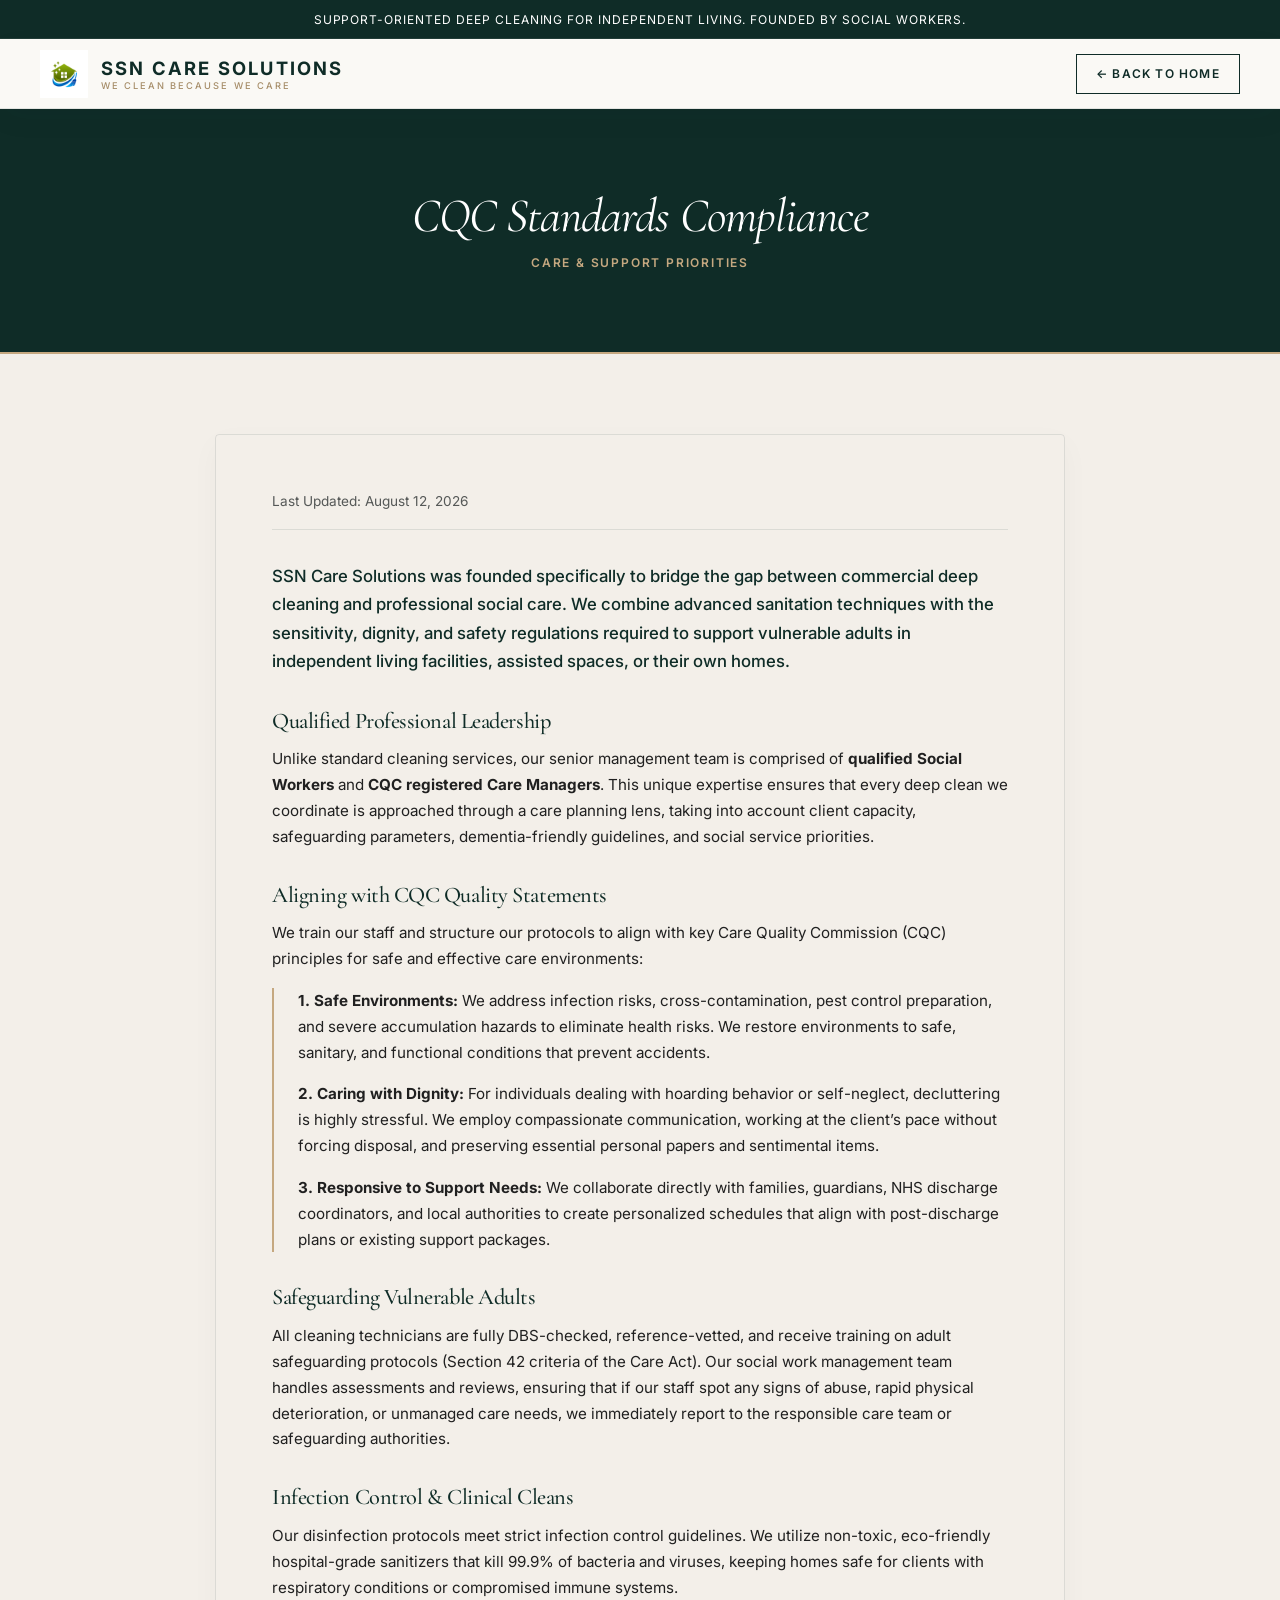
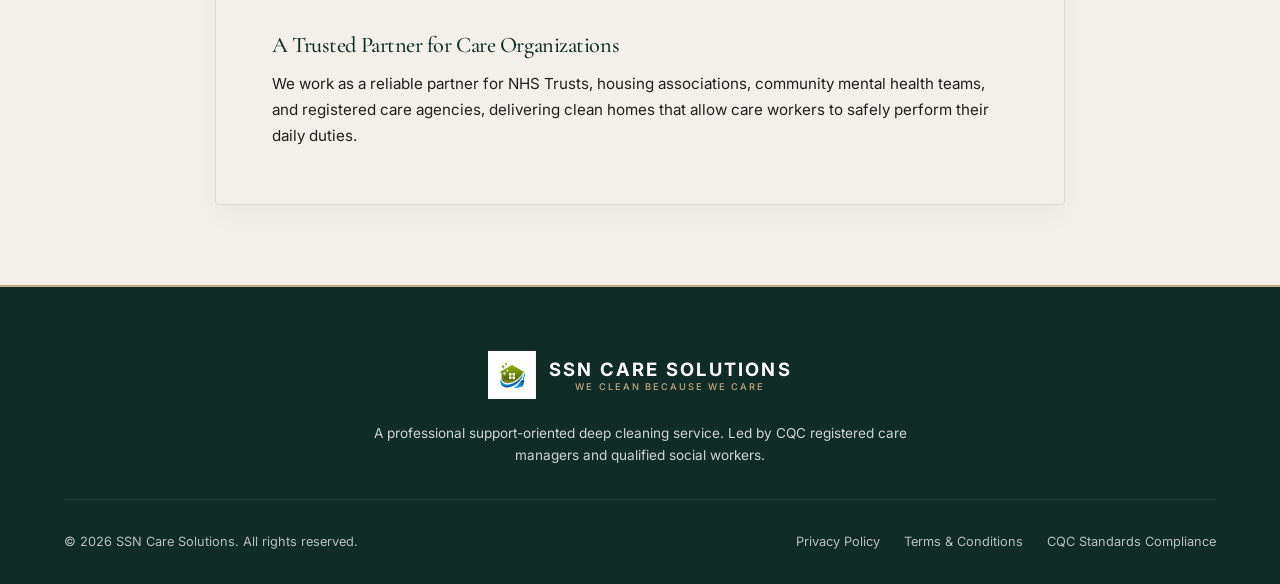
<file: compliance.html>
<!DOCTYPE html>
<html lang="en">
<head>
  <meta charset="UTF-8">
  <meta name="viewport" content="width=device-width, initial-scale=1.0">
  <title>CQC Standards Compliance | SSN Care Solutions</title>
  <link rel="icon" type="image/png" href="images/logo.png">
  <link rel="stylesheet" href="styles.css">
</head>
<body style="background-color: var(--bg-secondary); min-height: 100vh; display: flex; flex-direction: column;">

  <!-- Announcement Bar -->
  <div class="announcement-bar">
    SUPPORT-ORIENTED DEEP CLEANING FOR INDEPENDENT LIVING. FOUNDED BY SOCIAL WORKERS.
  </div>

  <!-- Header -->
  <header class="scrolled" style="position: static; padding: 1.5rem 0; border-bottom: 1px solid var(--border);">
    <div class="container" style="display: flex; justify-content: space-between; align-items: center; width: 100%;">
      <a href="index.html" class="logo">
        <img src="images/logo.png" alt="SSN Care Solutions Logo">
        <div class="logo-text">
          SSN CARE SOLUTIONS
          <span class="tag">WE CLEAN BECAUSE WE CARE</span>
        </div>
      </a>
      <a href="index.html" class="btn btn-secondary" style="padding: 0.6rem 1.2rem; font-size: 0.75rem;">&larr; Back to Home</a>
    </div>
  </header>

  <!-- Title Banner -->
  <section style="background-color: var(--primary); padding: 5rem 0; text-align: center; border-bottom: 2px solid var(--accent);">
    <div class="container">
      <h1 style="color: var(--text-white); font-family: var(--font-serif); font-size: clamp(2rem, 4vw, 3rem); font-weight: 400; margin-bottom: 0.5rem; font-style: italic;">CQC Standards Compliance</h1>
      <p style="color: var(--accent); text-transform: uppercase; font-size: 0.75rem; letter-spacing: 0.15em; font-weight: 600; margin-bottom: 0;">Care & Support Priorities</p>
    </div>
  </section>

  <!-- Compliance Body Content -->
  <section style="padding: 5rem 0; flex: 1;">
    <div class="container" style="max-width: 850px; background-color: var(--bg-white); padding: 3.5rem; border: 1px solid var(--border); border-radius: 4px; box-shadow: 0 10px 30px rgba(15, 44, 39, 0.03);">
      <p style="font-size: 0.85rem; color: var(--text-muted); margin-bottom: 2rem; border-bottom: 1px solid var(--border); padding-bottom: 1rem;">Last Updated: August 12, 2026</p>
      
      <div class="legal-content" style="color: var(--text-main); font-size: 0.95rem; line-height: 1.7; display: flex; flex-direction: column; gap: 2rem;">
        
        <p style="font-size: 1.05rem; color: var(--primary); font-weight: 500;">SSN Care Solutions was founded specifically to bridge the gap between commercial deep cleaning and professional social care. We combine advanced sanitation techniques with the sensitivity, dignity, and safety regulations required to support vulnerable adults in independent living facilities, assisted spaces, or their own homes.</p>

        <div>
          <h2 style="font-family: var(--font-serif); font-size: 1.4rem; color: var(--primary); margin-bottom: 0.8rem; font-weight: 500;">Qualified Professional Leadership</h2>
          <p>Unlike standard cleaning services, our senior management team is comprised of <strong>qualified Social Workers</strong> and <strong>CQC registered Care Managers</strong>. This unique expertise ensures that every deep clean we coordinate is approached through a care planning lens, taking into account client capacity, safeguarding parameters, dementia-friendly guidelines, and social service priorities.</p>
        </div>

        <div>
          <h2 style="font-family: var(--font-serif); font-size: 1.4rem; color: var(--primary); margin-bottom: 0.8rem; font-weight: 500;">Aligning with CQC Quality Statements</h2>
          <p>We train our staff and structure our protocols to align with key Care Quality Commission (CQC) principles for safe and effective care environments:</p>
          
          <div style="margin-top: 1rem; display: flex; flex-direction: column; gap: 1rem; border-left: 2px solid var(--accent); padding-left: 1.5rem;">
            <p><strong>1. Safe Environments:</strong> We address infection risks, cross-contamination, pest control preparation, and severe accumulation hazards to eliminate health risks. We restore environments to safe, sanitary, and functional conditions that prevent accidents.</p>
            <p><strong>2. Caring with Dignity:</strong> For individuals dealing with hoarding behavior or self-neglect, decluttering is highly stressful. We employ compassionate communication, working at the client’s pace without forcing disposal, and preserving essential personal papers and sentimental items.</p>
            <p><strong>3. Responsive to Support Needs:</strong> We collaborate directly with families, guardians, NHS discharge coordinators, and local authorities to create personalized schedules that align with post-discharge plans or existing support packages.</p>
          </div>
        </div>

        <div>
          <h2 style="font-family: var(--font-serif); font-size: 1.4rem; color: var(--primary); margin-bottom: 0.8rem; font-weight: 500;">Safeguarding Vulnerable Adults</h2>
          <p>All cleaning technicians are fully DBS-checked, reference-vetted, and receive training on adult safeguarding protocols (Section 42 criteria of the Care Act). Our social work management team handles assessments and reviews, ensuring that if our staff spot any signs of abuse, rapid physical deterioration, or unmanaged care needs, we immediately report to the responsible care team or safeguarding authorities.</p>
        </div>

        <div>
          <h2 style="font-family: var(--font-serif); font-size: 1.4rem; color: var(--primary); margin-bottom: 0.8rem; font-weight: 500;">Infection Control & Clinical Cleans</h2>
          <p>Our disinfection protocols meet strict infection control guidelines. We utilize non-toxic, eco-friendly hospital-grade sanitizers that kill 99.9% of bacteria and viruses, keeping homes safe for clients with respiratory conditions or compromised immune systems.</p>
        </div>

        <div>
          <h2 style="font-family: var(--font-serif); font-size: 1.4rem; color: var(--primary); margin-bottom: 0.8rem; font-weight: 500;">A Trusted Partner for Care Organizations</h2>
          <p>We work as a reliable partner for NHS Trusts, housing associations, community mental health teams, and registered care agencies, delivering clean homes that allow care workers to safely perform their daily duties.</p>
        </div>

      </div>
    </div>
  </section>

  <!-- Footer -->
  <footer style="background-color: var(--primary); color: var(--text-white); padding: 4rem 0 2rem 0; border-top: 2px solid var(--accent); margin-top: auto;">
    <div class="container" style="text-align: center;">
      <a href="index.html" class="logo" style="justify-content: center; margin-bottom: 1.5rem; display: inline-flex;">
        <img src="images/logo.png" alt="SSN Care Solutions Logo">
        <div class="logo-text" style="color: var(--text-white);">
          SSN CARE SOLUTIONS
          <span class="tag" style="color: var(--accent);">WE CLEAN BECAUSE WE CARE</span>
        </div>
      </a>
      <p style="font-size: 0.85rem; max-width: 600px; margin: 0 auto 2rem auto; line-height: 1.6; opacity: 0.8;">
        A professional support-oriented deep cleaning service. Led by CQC registered care managers and qualified social workers.
      </p>
      <div style="border-top: 1px solid rgba(255,255,255,0.1); padding-top: 2rem; display: flex; justify-content: space-between; align-items: center; flex-wrap: wrap; gap: 1rem; font-size: 0.8rem; opacity: 0.7;">
        <p>&copy; 2026 SSN Care Solutions. All rights reserved.</p>
        <div style="display: flex; gap: 1.5rem;">
          <a href="privacy.html" style="color: inherit; text-decoration: none;">Privacy Policy</a>
          <a href="terms.html" style="color: inherit; text-decoration: none;">Terms & Conditions</a>
          <a href="compliance.html" style="color: inherit; text-decoration: none;">CQC Standards Compliance</a>
        </div>
      </div>
    </div>
  </footer>

</body>
</html>
</file>
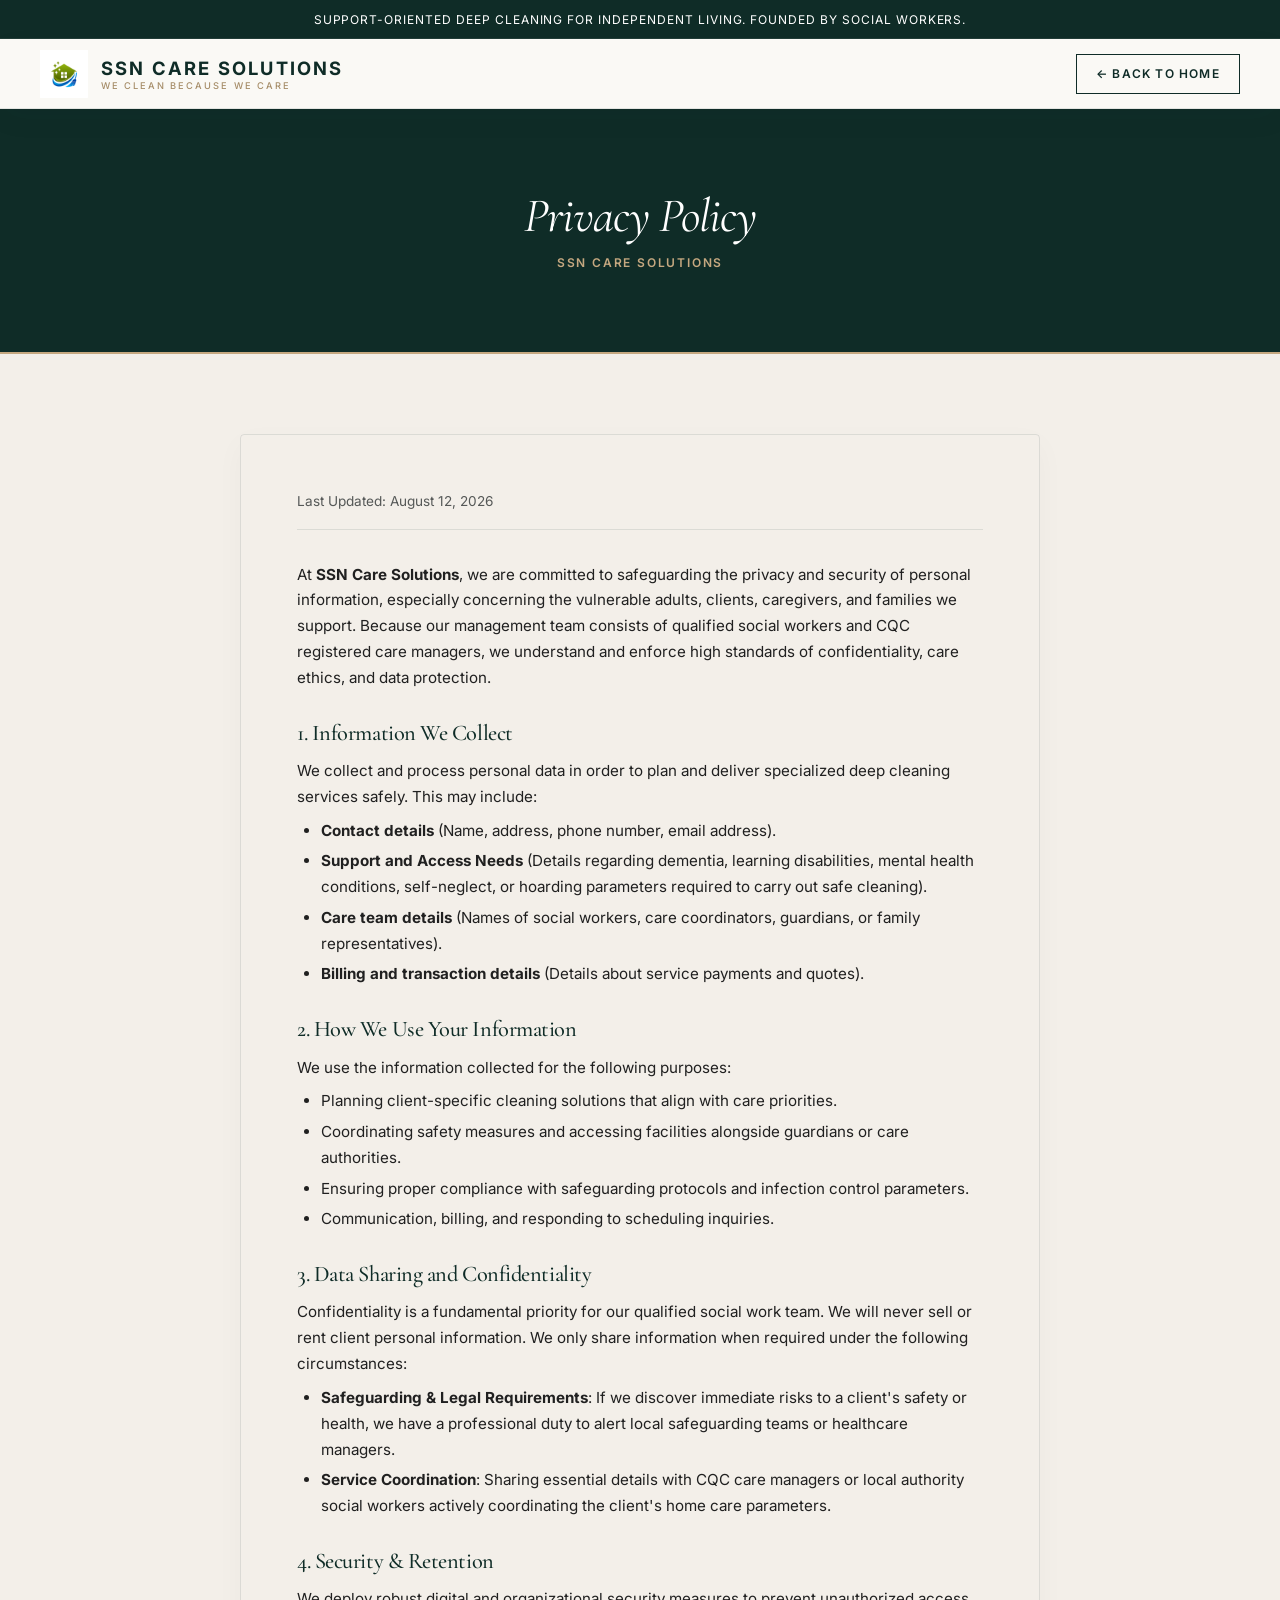
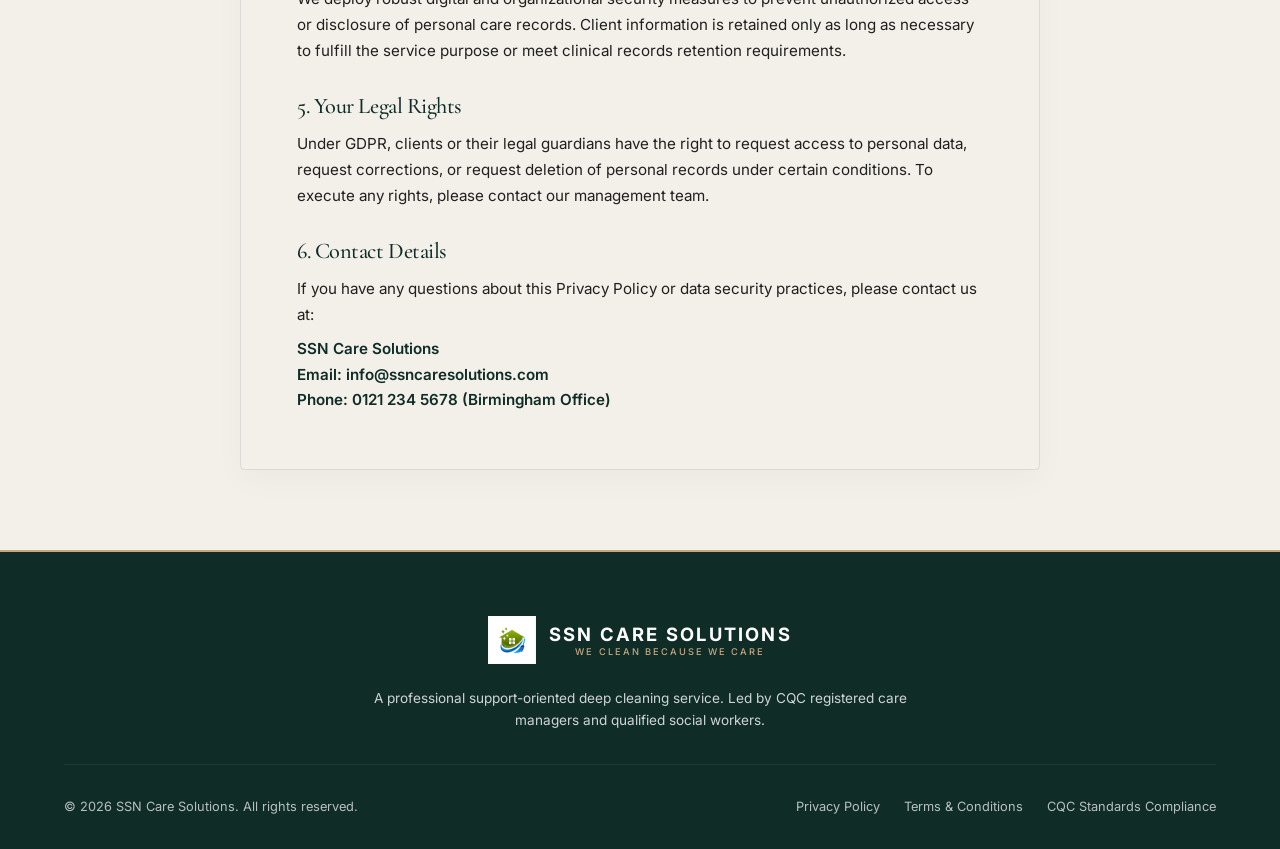
<file: privacy.html>
<!DOCTYPE html>
<html lang="en">
<head>
  <meta charset="UTF-8">
  <meta name="viewport" content="width=device-width, initial-scale=1.0">
  <title>Privacy Policy | SSN Care Solutions</title>
  <link rel="icon" type="image/png" href="images/logo.png">
  <link rel="stylesheet" href="styles.css">
</head>
<body style="background-color: var(--bg-secondary); min-height: 100vh; display: flex; flex-direction: column;">

  <!-- Announcement Bar -->
  <div class="announcement-bar">
    SUPPORT-ORIENTED DEEP CLEANING FOR INDEPENDENT LIVING. FOUNDED BY SOCIAL WORKERS.
  </div>

  <!-- Header -->
  <header class="scrolled" style="position: static; padding: 1.5rem 0; border-bottom: 1px solid var(--border);">
    <div class="container" style="display: flex; justify-content: space-between; align-items: center; width: 100%;">
      <a href="index.html" class="logo">
        <img src="images/logo.png" alt="SSN Care Solutions Logo">
        <div class="logo-text">
          SSN CARE SOLUTIONS
          <span class="tag">WE CLEAN BECAUSE WE CARE</span>
        </div>
      </a>
      <a href="index.html" class="btn btn-secondary" style="padding: 0.6rem 1.2rem; font-size: 0.75rem;">&larr; Back to Home</a>
    </div>
  </header>

  <!-- Title Banner -->
  <section style="background-color: var(--primary); padding: 5rem 0; text-align: center; border-bottom: 2px solid var(--accent);">
    <div class="container">
      <h1 style="color: var(--text-white); font-family: var(--font-serif); font-size: clamp(2rem, 4vw, 3rem); font-weight: 400; margin-bottom: 0.5rem; font-style: italic;">Privacy Policy</h1>
      <p style="color: var(--accent); text-transform: uppercase; font-size: 0.75rem; letter-spacing: 0.15em; font-weight: 600; margin-bottom: 0;">SSN Care Solutions</p>
    </div>
  </section>

  <!-- Policy Body Content -->
  <section style="padding: 5rem 0; flex: 1;">
    <div class="container" style="max-width: 800px; background-color: var(--bg-white); padding: 3.5rem; border: 1px solid var(--border); border-radius: 4px; box-shadow: 0 10px 30px rgba(15, 44, 39, 0.03);">
      <p style="font-size: 0.85rem; color: var(--text-muted); margin-bottom: 2rem; border-bottom: 1px solid var(--border); padding-bottom: 1rem;">Last Updated: August 12, 2026</p>
      
      <div class="legal-content" style="color: var(--text-main); font-size: 0.95rem; line-height: 1.7; display: flex; flex-direction: column; gap: 1.8rem;">
        
        <p>At <strong>SSN Care Solutions</strong>, we are committed to safeguarding the privacy and security of personal information, especially concerning the vulnerable adults, clients, caregivers, and families we support. Because our management team consists of qualified social workers and CQC registered care managers, we understand and enforce high standards of confidentiality, care ethics, and data protection.</p>

        <div>
          <h2 style="font-family: var(--font-serif); font-size: 1.4rem; color: var(--primary); margin-bottom: 0.8rem; font-weight: 500;">1. Information We Collect</h2>
          <p>We collect and process personal data in order to plan and deliver specialized deep cleaning services safely. This may include:</p>
          <ul style="margin-left: 1.5rem; margin-top: 0.5rem; display: flex; flex-direction: column; gap: 0.3rem;">
            <li><strong>Contact details</strong> (Name, address, phone number, email address).</li>
            <li><strong>Support and Access Needs</strong> (Details regarding dementia, learning disabilities, mental health conditions, self-neglect, or hoarding parameters required to carry out safe cleaning).</li>
            <li><strong>Care team details</strong> (Names of social workers, care coordinators, guardians, or family representatives).</li>
            <li><strong>Billing and transaction details</strong> (Details about service payments and quotes).</li>
          </ul>
        </div>

        <div>
          <h2 style="font-family: var(--font-serif); font-size: 1.4rem; color: var(--primary); margin-bottom: 0.8rem; font-weight: 500;">2. How We Use Your Information</h2>
          <p>We use the information collected for the following purposes:</p>
          <ul style="margin-left: 1.5rem; margin-top: 0.5rem; display: flex; flex-direction: column; gap: 0.3rem;">
            <li>Planning client-specific cleaning solutions that align with care priorities.</li>
            <li>Coordinating safety measures and accessing facilities alongside guardians or care authorities.</li>
            <li>Ensuring proper compliance with safeguarding protocols and infection control parameters.</li>
            <li>Communication, billing, and responding to scheduling inquiries.</li>
          </ul>
        </div>

        <div>
          <h2 style="font-family: var(--font-serif); font-size: 1.4rem; color: var(--primary); margin-bottom: 0.8rem; font-weight: 500;">3. Data Sharing and Confidentiality</h2>
          <p>Confidentiality is a fundamental priority for our qualified social work team. We will never sell or rent client personal information. We only share information when required under the following circumstances:</p>
          <ul style="margin-left: 1.5rem; margin-top: 0.5rem; display: flex; flex-direction: column; gap: 0.3rem;">
            <li><strong>Safeguarding & Legal Requirements</strong>: If we discover immediate risks to a client's safety or health, we have a professional duty to alert local safeguarding teams or healthcare managers.</li>
            <li><strong>Service Coordination</strong>: Sharing essential details with CQC care managers or local authority social workers actively coordinating the client's home care parameters.</li>
          </ul>
        </div>

        <div>
          <h2 style="font-family: var(--font-serif); font-size: 1.4rem; color: var(--primary); margin-bottom: 0.8rem; font-weight: 500;">4. Security & Retention</h2>
          <p>We deploy robust digital and organizational security measures to prevent unauthorized access or disclosure of personal care records. Client information is retained only as long as necessary to fulfill the service purpose or meet clinical records retention requirements.</p>
        </div>

        <div>
          <h2 style="font-family: var(--font-serif); font-size: 1.4rem; color: var(--primary); margin-bottom: 0.8rem; font-weight: 500;">5. Your Legal Rights</h2>
          <p>Under GDPR, clients or their legal guardians have the right to request access to personal data, request corrections, or request deletion of personal records under certain conditions. To execute any rights, please contact our management team.</p>
        </div>

        <div>
          <h2 style="font-family: var(--font-serif); font-size: 1.4rem; color: var(--primary); margin-bottom: 0.8rem; font-weight: 500;">6. Contact Details</h2>
          <p>If you have any questions about this Privacy Policy or data security practices, please contact us at:</p>
          <p style="margin-top: 0.5rem; font-weight: 600; color: var(--primary);">
            SSN Care Solutions<br>
            Email: info@ssncaresolutions.com<br>
            Phone: 0121 234 5678 (Birmingham Office)
          </p>
        </div>

      </div>
    </div>
  </section>

  <!-- Footer -->
  <footer style="background-color: var(--primary); color: var(--text-white); padding: 4rem 0 2rem 0; border-top: 2px solid var(--accent); margin-top: auto;">
    <div class="container" style="text-align: center;">
      <a href="index.html" class="logo" style="justify-content: center; margin-bottom: 1.5rem; display: inline-flex;">
        <img src="images/logo.png" alt="SSN Care Solutions Logo">
        <div class="logo-text" style="color: var(--text-white);">
          SSN CARE SOLUTIONS
          <span class="tag" style="color: var(--accent);">WE CLEAN BECAUSE WE CARE</span>
        </div>
      </a>
      <p style="font-size: 0.85rem; max-width: 600px; margin: 0 auto 2rem auto; line-height: 1.6; opacity: 0.8;">
        A professional support-oriented deep cleaning service. Led by CQC registered care managers and qualified social workers.
      </p>
      <div style="border-top: 1px solid rgba(255,255,255,0.1); padding-top: 2rem; display: flex; justify-content: space-between; align-items: center; flex-wrap: wrap; gap: 1rem; font-size: 0.8rem; opacity: 0.7;">
        <p>&copy; 2026 SSN Care Solutions. All rights reserved.</p>
        <div style="display: flex; gap: 1.5rem;">
          <a href="privacy.html" style="color: inherit; text-decoration: none;">Privacy Policy</a>
          <a href="terms.html" style="color: inherit; text-decoration: none;">Terms & Conditions</a>
          <a href="compliance.html" style="color: inherit; text-decoration: none;">CQC Standards Compliance</a>
        </div>
      </div>
    </div>
  </footer>

</body>
</html>
</file>
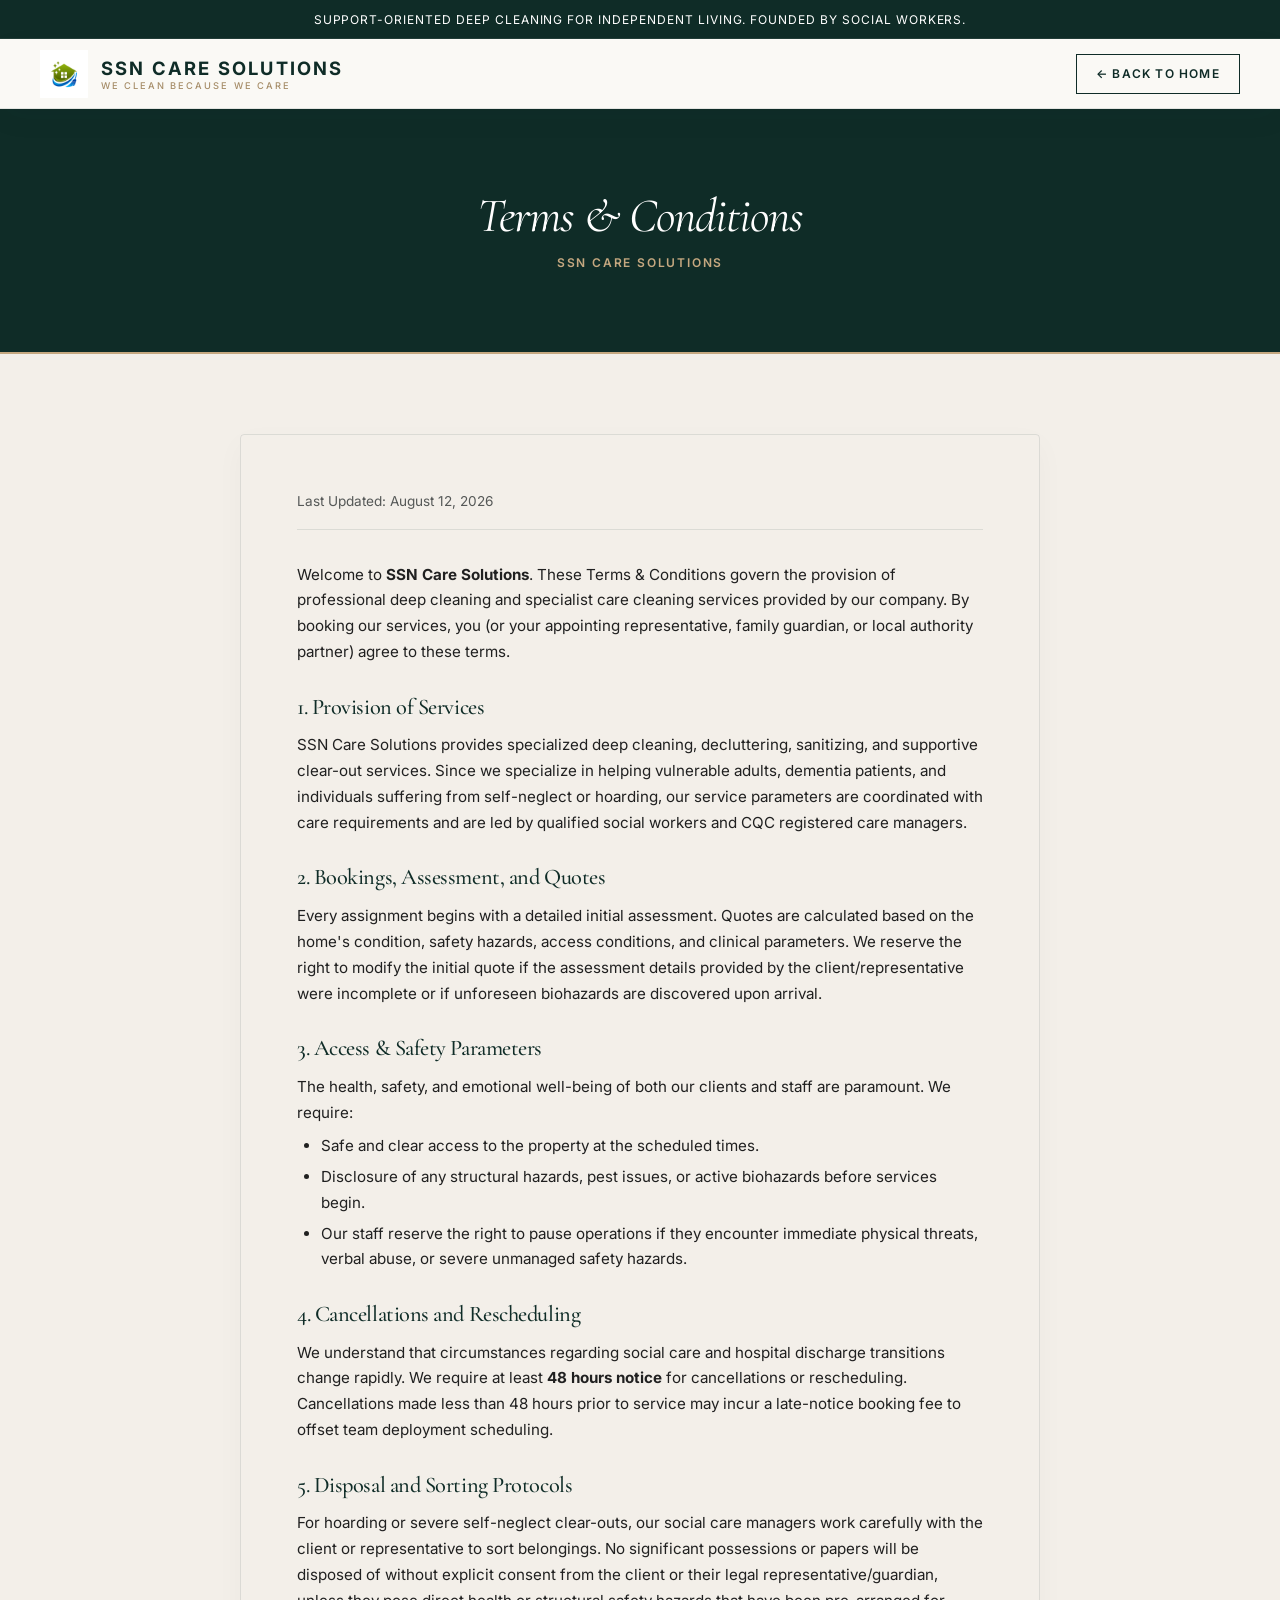
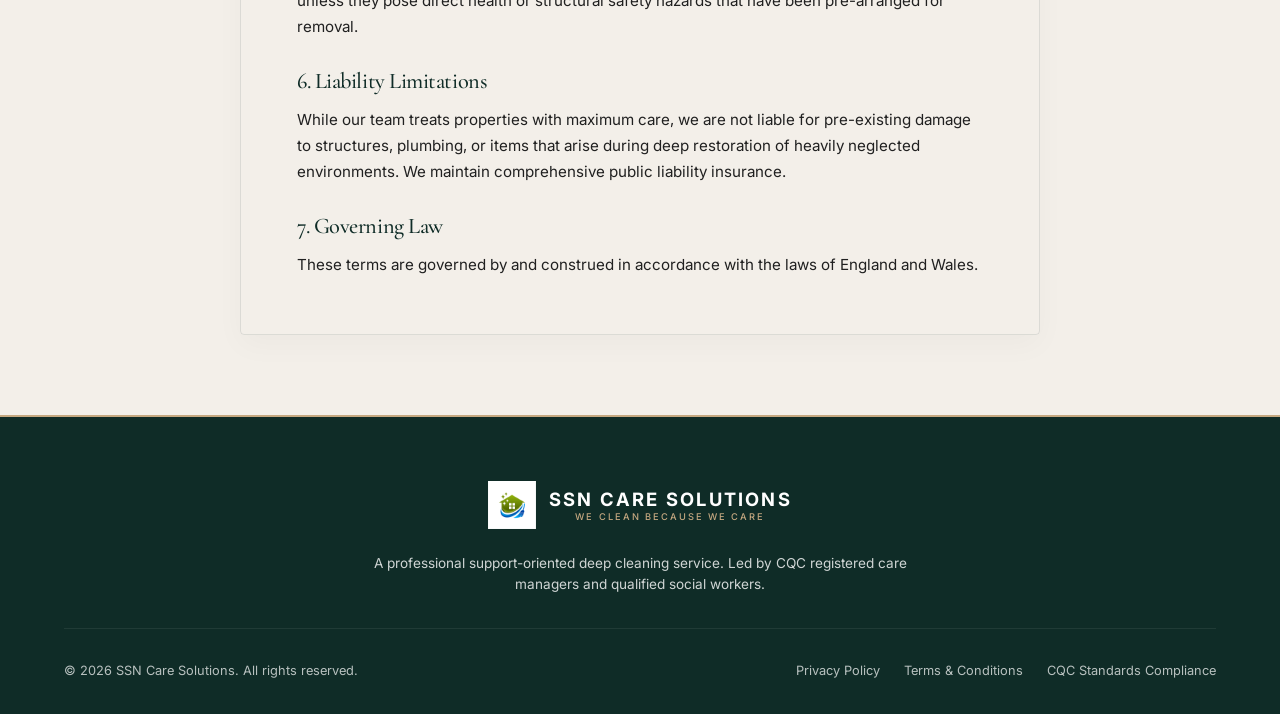
<file: terms.html>
<!DOCTYPE html>
<html lang="en">
<head>
  <meta charset="UTF-8">
  <meta name="viewport" content="width=device-width, initial-scale=1.0">
  <title>Terms & Conditions | SSN Care Solutions</title>
  <link rel="icon" type="image/png" href="images/logo.png">
  <link rel="stylesheet" href="styles.css">
</head>
<body style="background-color: var(--bg-secondary); min-height: 100vh; display: flex; flex-direction: column;">

  <!-- Announcement Bar -->
  <div class="announcement-bar">
    SUPPORT-ORIENTED DEEP CLEANING FOR INDEPENDENT LIVING. FOUNDED BY SOCIAL WORKERS.
  </div>

  <!-- Header -->
  <header class="scrolled" style="position: static; padding: 1.5rem 0; border-bottom: 1px solid var(--border);">
    <div class="container" style="display: flex; justify-content: space-between; align-items: center; width: 100%;">
      <a href="index.html" class="logo">
        <img src="images/logo.png" alt="SSN Care Solutions Logo">
        <div class="logo-text">
          SSN CARE SOLUTIONS
          <span class="tag">WE CLEAN BECAUSE WE CARE</span>
        </div>
      </a>
      <a href="index.html" class="btn btn-secondary" style="padding: 0.6rem 1.2rem; font-size: 0.75rem;">&larr; Back to Home</a>
    </div>
  </header>

  <!-- Title Banner -->
  <section style="background-color: var(--primary); padding: 5rem 0; text-align: center; border-bottom: 2px solid var(--accent);">
    <div class="container">
      <h1 style="color: var(--text-white); font-family: var(--font-serif); font-size: clamp(2rem, 4vw, 3rem); font-weight: 400; margin-bottom: 0.5rem; font-style: italic;">Terms & Conditions</h1>
      <p style="color: var(--accent); text-transform: uppercase; font-size: 0.75rem; letter-spacing: 0.15em; font-weight: 600; margin-bottom: 0;">SSN Care Solutions</p>
    </div>
  </section>

  <!-- Terms Body Content -->
  <section style="padding: 5rem 0; flex: 1;">
    <div class="container" style="max-width: 800px; background-color: var(--bg-white); padding: 3.5rem; border: 1px solid var(--border); border-radius: 4px; box-shadow: 0 10px 30px rgba(15, 44, 39, 0.03);">
      <p style="font-size: 0.85rem; color: var(--text-muted); margin-bottom: 2rem; border-bottom: 1px solid var(--border); padding-bottom: 1rem;">Last Updated: August 12, 2026</p>
      
      <div class="legal-content" style="color: var(--text-main); font-size: 0.95rem; line-height: 1.7; display: flex; flex-direction: column; gap: 1.8rem;">
        
        <p>Welcome to <strong>SSN Care Solutions</strong>. These Terms &amp; Conditions govern the provision of professional deep cleaning and specialist care cleaning services provided by our company. By booking our services, you (or your appointing representative, family guardian, or local authority partner) agree to these terms.</p>

        <div>
          <h2 style="font-family: var(--font-serif); font-size: 1.4rem; color: var(--primary); margin-bottom: 0.8rem; font-weight: 500;">1. Provision of Services</h2>
          <p>SSN Care Solutions provides specialized deep cleaning, decluttering, sanitizing, and supportive clear-out services. Since we specialize in helping vulnerable adults, dementia patients, and individuals suffering from self-neglect or hoarding, our service parameters are coordinated with care requirements and are led by qualified social workers and CQC registered care managers.</p>
        </div>

        <div>
          <h2 style="font-family: var(--font-serif); font-size: 1.4rem; color: var(--primary); margin-bottom: 0.8rem; font-weight: 500;">2. Bookings, Assessment, and Quotes</h2>
          <p>Every assignment begins with a detailed initial assessment. Quotes are calculated based on the home's condition, safety hazards, access conditions, and clinical parameters. We reserve the right to modify the initial quote if the assessment details provided by the client/representative were incomplete or if unforeseen biohazards are discovered upon arrival.</p>
        </div>

        <div>
          <h2 style="font-family: var(--font-serif); font-size: 1.4rem; color: var(--primary); margin-bottom: 0.8rem; font-weight: 500;">3. Access & Safety Parameters</h2>
          <p>The health, safety, and emotional well-being of both our clients and staff are paramount. We require:</p>
          <ul style="margin-left: 1.5rem; margin-top: 0.5rem; display: flex; flex-direction: column; gap: 0.3rem;">
            <li>Safe and clear access to the property at the scheduled times.</li>
            <li>Disclosure of any structural hazards, pest issues, or active biohazards before services begin.</li>
            <li>Our staff reserve the right to pause operations if they encounter immediate physical threats, verbal abuse, or severe unmanaged safety hazards.</li>
          </ul>
        </div>

        <div>
          <h2 style="font-family: var(--font-serif); font-size: 1.4rem; color: var(--primary); margin-bottom: 0.8rem; font-weight: 500;">4. Cancellations and Rescheduling</h2>
          <p>We understand that circumstances regarding social care and hospital discharge transitions change rapidly. We require at least <strong>48 hours notice</strong> for cancellations or rescheduling. Cancellations made less than 48 hours prior to service may incur a late-notice booking fee to offset team deployment scheduling.</p>
        </div>

        <div>
          <h2 style="font-family: var(--font-serif); font-size: 1.4rem; color: var(--primary); margin-bottom: 0.8rem; font-weight: 500;">5. Disposal and Sorting Protocols</h2>
          <p>For hoarding or severe self-neglect clear-outs, our social care managers work carefully with the client or representative to sort belongings. No significant possessions or papers will be disposed of without explicit consent from the client or their legal representative/guardian, unless they pose direct health or structural safety hazards that have been pre-arranged for removal.</p>
        </div>

        <div>
          <h2 style="font-family: var(--font-serif); font-size: 1.4rem; color: var(--primary); margin-bottom: 0.8rem; font-weight: 500;">6. Liability Limitations</h2>
          <p>While our team treats properties with maximum care, we are not liable for pre-existing damage to structures, plumbing, or items that arise during deep restoration of heavily neglected environments. We maintain comprehensive public liability insurance.</p>
        </div>

        <div>
          <h2 style="font-family: var(--font-serif); font-size: 1.4rem; color: var(--primary); margin-bottom: 0.8rem; font-weight: 500;">7. Governing Law</h2>
          <p>These terms are governed by and construed in accordance with the laws of England and Wales.</p>
        </div>

      </div>
    </div>
  </section>

  <!-- Footer -->
  <footer style="background-color: var(--primary); color: var(--text-white); padding: 4rem 0 2rem 0; border-top: 2px solid var(--accent); margin-top: auto;">
    <div class="container" style="text-align: center;">
      <a href="index.html" class="logo" style="justify-content: center; margin-bottom: 1.5rem; display: inline-flex;">
        <img src="images/logo.png" alt="SSN Care Solutions Logo">
        <div class="logo-text" style="color: var(--text-white);">
          SSN CARE SOLUTIONS
          <span class="tag" style="color: var(--accent);">WE CLEAN BECAUSE WE CARE</span>
        </div>
      </a>
      <p style="font-size: 0.85rem; max-width: 600px; margin: 0 auto 2rem auto; line-height: 1.6; opacity: 0.8;">
        A professional support-oriented deep cleaning service. Led by CQC registered care managers and qualified social workers.
      </p>
      <div style="border-top: 1px solid rgba(255,255,255,0.1); padding-top: 2rem; display: flex; justify-content: space-between; align-items: center; flex-wrap: wrap; gap: 1rem; font-size: 0.8rem; opacity: 0.7;">
        <p>&copy; 2026 SSN Care Solutions. All rights reserved.</p>
        <div style="display: flex; gap: 1.5rem;">
          <a href="privacy.html" style="color: inherit; text-decoration: none;">Privacy Policy</a>
          <a href="terms.html" style="color: inherit; text-decoration: none;">Terms & Conditions</a>
          <a href="compliance.html" style="color: inherit; text-decoration: none;">CQC Standards Compliance</a>
        </div>
      </div>
    </div>
  </footer>

</body>
</html>
</file>
<file: styles.css>
/* 
  SSN Care Solutions - Premium Cleaning Website
  Design & Code inspired by scbypeter.com
  Created: August 2026
*/

/* --- Google Fonts Import --- */
@import url('https://fonts.googleapis.com/css2?family=Cormorant+Garamond:ital,wght@0,300;0,400;0,500;0,600;1,400;1,500&family=Inter:wght@300;400;500;600;700&display=swap');

/* --- Custom Variables & Tokens --- */
:root {
  /* Color Palette */
  --primary: #0F2C27;        /* Deep Royal Forest Teal */
  --primary-light: #1B453E;  /* Light Teal for hovers/accents */
  --accent: #C5A880;         /* Champagne Gold */
  --accent-dark: #A68D68;    /* Dark Gold */
  --bg-primary: #FAF9F6;     /* Ivory/Bone Cream */
  --bg-secondary: #F3EFE9;   /* Warm Sand */
  --bg-dark: #0A1F1C;        /* Ultra dark Forest Teal */
  --text-main: #202020;      /* Ink/Charcoal */
  --text-muted: #555857;     /* Soft Charcoal */
  --text-light: #8E9290;     /* Muted Grey */
  --text-white: #FFFFFF;     
  --border: rgba(15, 44, 39, 0.1);  /* Soft Teal-tinted border */
  --border-gold: rgba(197, 168, 128, 0.3); /* Gold-tinted border */
  
  /* Typography */
  --font-serif: 'Cormorant Garamond', serif;
  --font-sans: 'Inter', sans-serif;
  
  /* Layout & Spacing */
  --container-max: 1200px;
  --header-height: 80px;
  
  /* Animation Transitions */
  --ease-custom: cubic-bezier(0.16, 1, 0.3, 1);
  --transition-fast: all 0.2s var(--ease-custom);
  --transition-medium: all 0.4s var(--ease-custom);
  --transition-slow: all 0.8s var(--ease-custom);
}

/* --- Base & Reset --- */
*, *::before, *::after {
  box-sizing: border-box;
  margin: 0;
  padding: 0;
}

html {
  scroll-behavior: smooth;
  font-size: 16px;
  -webkit-font-smoothing: antialiased;
}

body {
  font-family: var(--font-sans);
  background-color: var(--bg-primary);
  color: var(--text-main);
  line-height: 1.6;
  overflow-x: hidden;
}

a {
  text-decoration: none;
  color: inherit;
  transition: var(--transition-fast);
}

img {
  max-width: 100%;
  height: auto;
  display: block;
}

button, input, select, textarea {
  font-family: inherit;
  font-size: inherit;
  border: none;
  outline: none;
  background: none;
}

/* --- Typography Utilities --- */
.italic-title {
  font-family: var(--font-serif);
  font-style: italic;
  font-weight: 400;
  color: var(--accent);
}

h1, h2, h3, h4 {
  font-family: var(--font-sans);
  font-weight: 500;
  line-height: 1.15;
  color: var(--primary);
  letter-spacing: -0.02em;
}

.section-label {
  font-size: 0.75rem;
  text-transform: uppercase;
  letter-spacing: 0.15em;
  color: var(--accent-dark);
  font-weight: 600;
  margin-bottom: 1rem;
  display: block;
}

.section-title {
  font-size: clamp(2rem, 4vw, 3rem);
  font-weight: 400;
  line-height: 1.2;
  margin-bottom: 1.5rem;
}

.section-desc {
  font-size: clamp(1rem, 1.2vw, 1.15rem);
  color: var(--text-muted);
  max-width: 650px;
  margin-bottom: 3.5rem;
  font-weight: 300;
}

/* --- Premium Buttons --- */
.btn {
  display: inline-flex;
  align-items: center;
  justify-content: center;
  padding: 1.1rem 2.2rem;
  font-size: 0.85rem;
  font-weight: 600;
  text-transform: uppercase;
  letter-spacing: 0.1em;
  cursor: pointer;
  transition: var(--transition-medium);
  position: relative;
  overflow: hidden;
}

.btn-primary {
  background-color: var(--primary);
  color: var(--text-white);
  border: 1px solid var(--primary);
}

.btn-primary:hover {
  background-color: var(--accent);
  border-color: var(--accent);
  color: var(--primary);
  transform: translateY(-2px);
}

.btn-secondary {
  border: 1px solid var(--primary);
  color: var(--primary);
}

.btn-secondary:hover {
  background-color: var(--primary);
  color: var(--text-white);
  transform: translateY(-2px);
}

.btn-accent {
  background-color: var(--accent);
  color: var(--primary);
  border: 1px solid var(--accent);
}

.btn-accent:hover {
  background-color: var(--primary);
  border-color: var(--primary);
  color: var(--text-white);
  transform: translateY(-2px);
}

.btn-text {
  padding: 0.5rem 0;
  font-size: 0.85rem;
  font-weight: 600;
  letter-spacing: 0.1em;
  text-transform: uppercase;
  color: var(--primary);
  display: inline-flex;
  align-items: center;
  gap: 0.5rem;
}

.btn-text::after {
  content: '→';
  transition: var(--transition-fast);
}

.btn-text:hover::after {
  transform: translateX(5px);
}

/* --- Layout Components --- */
.container {
  width: 90%;
  max-width: var(--container-max);
  margin: 0 auto;
}

/* --- Header & Announcement --- */
.announcement-bar {
  background-color: var(--primary);
  color: var(--text-white);
  text-align: center;
  font-size: 0.75rem;
  letter-spacing: 0.08em;
  padding: 0.6rem 1rem;
  font-weight: 400;
  border-bottom: 1px solid rgba(255, 255, 255, 0.08);
}

header {
  height: var(--header-height);
  display: flex;
  align-items: center;
  position: sticky;
  top: 0;
  z-index: 100;
  background-color: rgba(250, 249, 246, 0.95);
  backdrop-filter: blur(10px);
  border-bottom: 1px solid var(--border);
  transition: var(--transition-medium);
}

header.scrolled {
  height: 70px;
  box-shadow: 0 10px 30px rgba(15, 44, 39, 0.04);
}

header .container {
  display: flex;
  justify-content: space-between;
  align-items: center;
}

.logo {
  font-family: var(--font-sans);
  font-weight: 700;
  font-size: 1.15rem;
  letter-spacing: 0.12em;
  color: var(--primary);
  display: flex;
  align-items: center;
  gap: 0.8rem;
}

.logo img {
  height: 48px;
  width: auto;
  object-fit: contain;
}

.logo-text {
  display: flex;
  flex-direction: column;
  line-height: 1.2;
}

.logo span.tag {
  font-size: 0.58rem;
  letter-spacing: 0.22em;
  color: var(--accent-dark);
  font-weight: 500;
  margin-top: 1px;
}

nav {
  display: flex;
  align-items: center;
  gap: 2.5rem;
}

nav a {
  font-size: 0.8rem;
  font-weight: 500;
  text-transform: uppercase;
  letter-spacing: 0.1em;
  color: var(--text-muted);
}

nav a:hover, nav a.active {
  color: var(--primary);
}

.hamburger {
  display: none;
  flex-direction: column;
  gap: 6px;
  cursor: pointer;
}

.hamburger span {
  width: 25px;
  height: 2px;
  background-color: var(--primary);
  transition: var(--transition-fast);
}

/* --- Hero Section --- */
.hero {
  padding: 6rem 0;
  min-height: calc(85vh - var(--header-height));
  display: flex;
  align-items: center;
}

.hero-grid {
  display: grid;
  grid-template-columns: 1.1fr 0.9fr;
  gap: 4rem;
  align-items: center;
}

.hero-content {
  display: flex;
  flex-direction: column;
  justify-content: center;
}

.hero h1 {
  font-size: clamp(2.5rem, 5vw, 4.2rem);
  font-weight: 300;
  line-height: 1.1;
  color: var(--primary);
  margin-bottom: 2rem;
}

.hero p {
  font-size: clamp(1rem, 1.3vw, 1.2rem);
  color: var(--text-muted);
  margin-bottom: 3rem;
  max-width: 520px;
  font-weight: 300;
}

.hero-ctas {
  display: flex;
  gap: 1.5rem;
}

.hero-image-wrapper {
  position: relative;
  width: 100%;
  height: 100%;
}

.hero-image-container {
  overflow: hidden;
  position: relative;
  aspect-ratio: 1 / 1;
}

.hero-image-container img {
  width: 100%;
  height: 100%;
  object-fit: cover;
  transition: var(--transition-slow);
}

.hero-image-wrapper:hover .hero-image-container img {
  transform: scale(1.03);
}

.hero-badge {
  position: absolute;
  bottom: -20px;
  left: -20px;
  background-color: var(--primary);
  color: var(--text-white);
  padding: 1.8rem;
  display: flex;
  flex-direction: column;
  gap: 0.2rem;
  z-index: 2;
  box-shadow: 0 20px 40px rgba(15, 44, 39, 0.15);
}

.hero-badge .title {
  font-size: 0.75rem;
  letter-spacing: 0.1em;
  text-transform: uppercase;
  color: var(--accent);
}

.hero-badge .value {
  font-family: var(--font-serif);
  font-size: 1.6rem;
  font-style: italic;
}

/* --- Trust / Info Row --- */
.trust-bar {
  background-color: var(--bg-secondary);
  border-top: 1px solid var(--border);
  border-bottom: 1px solid var(--border);
  padding: 2.5rem 0;
}

.trust-grid {
  display: grid;
  grid-template-columns: repeat(4, 1fr);
  gap: 2rem;
}

.trust-item {
  display: flex;
  align-items: center;
  gap: 1.2rem;
}

.trust-icon {
  width: 40px;
  height: 40px;
  display: flex;
  align-items: center;
  justify-content: center;
  background-color: rgba(197, 168, 128, 0.1);
  color: var(--accent-dark);
  border-radius: 50%;
}

.trust-item h4 {
  font-size: 0.9rem;
  font-weight: 600;
  text-transform: uppercase;
  letter-spacing: 0.05em;
  margin-bottom: 0.2rem;
}

.trust-item p {
  font-size: 0.8rem;
  color: var(--text-light);
  font-weight: 400;
}

/* --- About Section --- */
.about {
  padding: 8rem 0;
  background-color: var(--bg-primary);
}

.about-grid {
  display: grid;
  grid-template-columns: 1fr 1fr;
  gap: 5rem;
  align-items: center;
}

.about-image {
  position: relative;
}

.about-image::before {
  content: '';
  position: absolute;
  top: 15px;
  left: 15px;
  right: -15px;
  bottom: -15px;
  border: 1px solid var(--accent);
  z-index: 0;
}

.about-image img {
  position: relative;
  z-index: 1;
  width: 100%;
  aspect-ratio: 4/5;
  object-fit: cover;
}

.about-content {
  display: flex;
  flex-direction: column;
}

.about-intro {
  font-size: 1.3rem;
  line-height: 1.6;
  color: var(--primary);
  margin-bottom: 2rem;
  font-weight: 300;
}

.about-text {
  color: var(--text-muted);
  font-size: 0.95rem;
  margin-bottom: 2.5rem;
  font-weight: 400;
}

/* --- Why Choose Us (Value Propositions) --- */
.why-us {
  padding: 8rem 0;
  background-color: var(--bg-secondary);
}

.why-grid {
  display: grid;
  grid-template-columns: repeat(3, 1fr);
  gap: 2rem;
}

.why-card {
  background-color: var(--bg-primary);
  border: 1px solid var(--border);
  padding: 3.5rem 2.5rem;
  transition: var(--transition-medium);
  display: flex;
  flex-direction: column;
}

.why-card:hover {
  transform: translateY(-5px);
  box-shadow: 0 20px 40px rgba(15, 44, 39, 0.04);
  border-color: var(--accent);
}

.why-card .card-icon {
  width: 50px;
  height: 50px;
  background-color: rgba(15, 44, 39, 0.05);
  color: var(--primary);
  display: flex;
  align-items: center;
  justify-content: center;
  margin-bottom: 2rem;
  border-radius: 4px;
  font-size: 1.4rem;
}

.why-card:hover .card-icon {
  background-color: var(--primary);
  color: var(--text-white);
}

.why-card h3 {
  font-size: 1.25rem;
  margin-bottom: 1rem;
  font-weight: 500;
}

.why-card p {
  font-size: 0.9rem;
  color: var(--text-muted);
  line-height: 1.6;
}

/* --- Services Section --- */
.services {
  padding: 8rem 0;
  background-color: var(--bg-primary);
}

.services-grid {
  display: grid;
  grid-template-columns: repeat(3, 1fr);
  gap: 2rem;
}

.service-card {
  background: var(--bg-white);
  border: 1px solid var(--border);
  padding: 3rem 2.5rem;
  display: flex;
  flex-direction: column;
  justify-content: space-between;
  min-height: 280px;
  position: relative;
  transition: var(--transition-medium);
}

.service-card::after {
  content: '';
  position: absolute;
  left: 0;
  bottom: 0;
  width: 100%;
  height: 3px;
  background-color: var(--accent);
  transform: scaleX(0);
  transform-origin: left;
  transition: var(--transition-medium);
}

.service-card:hover::after {
  transform: scaleX(1);
}

.service-card:hover {
  transform: translateY(-3px);
  box-shadow: 0 15px 30px rgba(15, 44, 39, 0.03);
}

.service-card h3 {
  font-size: 1.35rem;
  font-weight: 500;
  margin-bottom: 1rem;
}

.service-card p {
  font-size: 0.9rem;
  color: var(--text-muted);
  margin-bottom: 2rem;
}
/* --- Our Work Gallery --- */
.gallery-section {
  padding: 8rem 0;
  background-color: var(--bg-secondary);
}

.gallery-filters {
  display: flex;
  flex-wrap: wrap;
  justify-content: center;
  gap: 1rem;
  margin-top: 1.5rem;
}

.filter-btn {
  padding: 0.75rem 1.5rem;
  font-size: 0.75rem;
  font-weight: 600;
  text-transform: uppercase;
  letter-spacing: 0.1em;
  border: 1px solid var(--border);
  background-color: var(--bg-primary);
  color: var(--text-muted);
  cursor: pointer;
  transition: var(--transition-medium);
}

.filter-btn:hover, .filter-btn.active {
  background-color: var(--primary);
  border-color: var(--primary);
  color: var(--text-white);
}

.gallery-grid {
  display: grid;
  grid-template-columns: repeat(auto-fill, minmax(280px, 1fr));
  gap: 2rem;
  margin-top: 2rem;
}

.gallery-item {
  position: relative;
  overflow: hidden;
  aspect-ratio: 4 / 3;
  border: 1px solid var(--border);
  background-color: var(--bg-primary);
  cursor: pointer;
  display: none; /* Controlled by JS filtering */
  animation: fadeIn 0.6s var(--ease-custom) forwards;
}

.gallery-item img {
  width: 100%;
  height: 100%;
  object-fit: cover;
  transition: var(--transition-slow);
}

.gallery-item:hover img {
  transform: scale(1.05);
}

.gallery-overlay {
  position: absolute;
  top: 0;
  left: 0;
  width: 100%;
  height: 100%;
  background: rgba(15, 44, 39, 0.85); /* Tinted with brand primary */
  display: flex;
  flex-direction: column;
  justify-content: center;
  align-items: center;
  opacity: 0;
  transition: var(--transition-medium);
  padding: 2rem;
  text-align: center;
  color: var(--text-white);
}

.gallery-item:hover .gallery-overlay {
  opacity: 1;
}

.gallery-overlay h4 {
  font-family: var(--font-serif);
  font-style: italic;
  font-size: 1.4rem;
  color: var(--accent);
  margin-bottom: 0.5rem;
  transform: translateY(15px);
  transition: var(--transition-medium);
}

.gallery-item:hover .gallery-overlay h4 {
  transform: translateY(0);
}

.gallery-overlay span {
  font-size: 0.75rem;
  text-transform: uppercase;
  letter-spacing: 0.15em;
  color: rgba(255, 255, 255, 0.7);
  transform: translateY(15px);
  transition: var(--transition-medium);
  transition-delay: 0.05s;
}

.gallery-item:hover .gallery-overlay span {
  transform: translateY(0);
}

.gallery-zoom-icon {
  margin-top: 1.5rem;
  width: 36px;
  height: 36px;
  border: 1px solid rgba(255, 255, 255, 0.2);
  border-radius: 50%;
  display: flex;
  align-items: center;
  justify-content: center;
  color: var(--text-white);
  transform: translateY(15px);
  transition: var(--transition-medium);
  transition-delay: 0.1s;
}

.gallery-item:hover .gallery-overlay .gallery-zoom-icon {
  transform: translateY(0);
}

.gallery-zoom-icon:hover {
  background-color: var(--accent);
  border-color: var(--accent);
  color: var(--primary);
}

/* --- Lightbox Overlay --- */
.lightbox {
  position: fixed;
  top: 0;
  left: 0;
  width: 100%;
  height: 100%;
  z-index: 2000;
  display: flex;
  align-items: center;
  justify-content: center;
  opacity: 0;
  pointer-events: none;
  transition: var(--transition-medium);
}

.lightbox.active {
  opacity: 1;
  pointer-events: all;
}

.lightbox-overlay {
  position: absolute;
  top: 0;
  left: 0;
  width: 100%;
  height: 100%;
  background: rgba(10, 31, 28, 0.95);
  backdrop-filter: blur(10px);
}

.lightbox-content {
  position: relative;
  z-index: 2001;
  max-width: 85%;
  max-height: 80vh;
  display: flex;
  flex-direction: column;
  align-items: center;
}

.lightbox-content img {
  max-width: 100%;
  max-height: 72vh;
  object-fit: contain;
  border: 1px solid rgba(255, 255, 255, 0.1);
  box-shadow: 0 30px 60px rgba(0,0,0,0.4);
}

#lightbox-caption {
  color: var(--accent);
  font-family: var(--font-serif);
  font-style: italic;
  font-size: 1.6rem;
  margin-top: 1.5rem;
  text-align: center;
}

.lightbox-close {
  position: absolute;
  top: 2rem;
  right: 2rem;
  font-size: 2.5rem;
  color: rgba(255,255,255,0.6);
  cursor: pointer;
  z-index: 2002;
  transition: var(--transition-fast);
  line-height: 1;
}

.lightbox-close:hover {
  color: var(--text-white);
}

.lightbox-nav {
  position: absolute;
  top: 50%;
  transform: translateY(-50%);
  background: transparent;
  color: rgba(255,255,255,0.5);
  font-size: 3rem;
  padding: 1rem 1.5rem;
  cursor: pointer;
  z-index: 2002;
  transition: var(--transition-fast);
  user-select: none;
  border: none;
}

.lightbox-nav:hover {
  color: var(--accent);
}

.lightbox-prev {
  left: 2rem;
}

.lightbox-next {
  right: 2rem;
}



/* --- FAQ & Accordion --- */
.faq-section {
  padding: 8rem 0;
  background-color: var(--bg-secondary);
}

.faq-grid {
  display: grid;
  grid-template-columns: 1fr 1fr;
  gap: 4rem;
}

.faq-list {
  display: flex;
  flex-direction: column;
  gap: 1.2rem;
}

.faq-item {
  background: var(--bg-primary);
  border: 1px solid var(--border);
  border-radius: 4px;
  overflow: hidden;
  transition: var(--transition-medium);
}

.faq-trigger {
  width: 100%;
  padding: 1.8rem;
  text-align: left;
  display: flex;
  justify-content: space-between;
  align-items: center;
  cursor: pointer;
  font-weight: 500;
  font-size: 1.05rem;
  color: var(--primary);
  transition: var(--transition-fast);
}

.faq-icon {
  font-size: 1.2rem;
  color: var(--accent);
  transition: var(--transition-medium);
}

.faq-content {
  max-height: 0;
  overflow: hidden;
  transition: max-height 0.4s var(--ease-custom);
  padding: 0 1.8rem;
}

.faq-content p {
  padding-bottom: 1.8rem;
  font-size: 0.9rem;
  color: var(--text-muted);
  line-height: 1.6;
}

.faq-item.active {
  border-color: var(--accent);
}

.faq-item.active .faq-icon {
  transform: rotate(45deg);
}

/* --- Contact & Booking --- */
.contact-section {
  padding: 8rem 0;
  background-color: var(--bg-primary);
}

.contact-grid {
  display: grid;
  grid-template-columns: 0.9fr 1.1fr;
  gap: 5rem;
  align-items: start;
}

.contact-info {
  display: flex;
  flex-direction: column;
}

.contact-details {
  display: flex;
  flex-direction: column;
  gap: 2.5rem;
  margin-top: 2rem;
}

.contact-detail-item {
  display: flex;
  gap: 1.5rem;
}

.contact-detail-item .icon {
  width: 44px;
  height: 44px;
  background-color: var(--bg-secondary);
  color: var(--primary);
  display: flex;
  align-items: center;
  justify-content: center;
  border-radius: 50%;
  font-size: 1.1rem;
}

.contact-detail-item h4 {
  font-size: 0.8rem;
  text-transform: uppercase;
  letter-spacing: 0.1em;
  color: var(--accent-dark);
  margin-bottom: 0.3rem;
}

.contact-detail-item p {
  font-size: 1.05rem;
  color: var(--primary);
  font-weight: 500;
}

.contact-form-container {
  background-color: var(--bg-secondary);
  border: 1px solid var(--border);
  padding: 4rem;
  border-radius: 4px;
}

.form-group {
  margin-bottom: 2rem;
}

.form-group label {
  display: block;
  font-size: 0.75rem;
  text-transform: uppercase;
  letter-spacing: 0.1em;
  font-weight: 600;
  margin-bottom: 0.8rem;
  color: var(--primary);
}

.form-control {
  width: 100%;
  background-color: var(--bg-primary);
  border: 1px solid var(--border);
  padding: 1.2rem;
  font-size: 0.95rem;
  color: var(--text-main);
  transition: var(--transition-fast);
  border-radius: 4px;
}

.form-control:focus {
  border-color: var(--accent);
  box-shadow: 0 0 10px rgba(197, 168, 128, 0.1);
}

select.form-control {
  appearance: none;
  background-image: url("data:image/svg+xml,%3Csvg xmlns='http://www.w3.org/2000/svg' viewBox='0 0 24 24' fill='none' stroke='%23C5A880' stroke-width='2' stroke-linecap='round' stroke-linejoin='round'%3E%3Cpolyline points='6 9 12 15 18 9'%3E%3C/polyline%3E%3C/svg%3E");
  background-repeat: no-repeat;
  background-position: right 1.2rem center;
  background-size: 1.2rem;
  padding-right: 3rem;
}

.form-submit-btn {
  width: 100%;
  margin-top: 1rem;
}

/* --- Modal Styles (Consultation Form) --- */
.modal {
  position: fixed;
  top: 0;
  left: 0;
  width: 100%;
  height: 100%;
  z-index: 1000;
  display: flex;
  align-items: center;
  justify-content: center;
  opacity: 0;
  pointer-events: none;
  transition: var(--transition-medium);
}

.modal.active {
  opacity: 1;
  pointer-events: all;
}

.modal-overlay {
  position: absolute;
  top: 0;
  left: 0;
  width: 100%;
  height: 100%;
  background: rgba(10, 31, 28, 0.7);
  backdrop-filter: blur(8px);
}

.modal-wrapper {
  position: relative;
  z-index: 1001;
  background: var(--bg-primary);
  width: 90%;
  max-width: 600px;
  max-height: 90vh;
  overflow-y: auto;
  padding: 4rem;
  box-shadow: 0 30px 60px rgba(0,0,0,0.2);
  border-radius: 4px;
  transform: translateY(30px);
  transition: var(--transition-medium);
}

.modal.active .modal-wrapper {
  transform: translateY(0);
}

.modal-close {
  position: absolute;
  top: 2rem;
  right: 2rem;
  font-size: 1.8rem;
  cursor: pointer;
  color: var(--text-light);
  line-height: 1;
  transition: var(--transition-fast);
}

.modal-close:hover {
  color: var(--primary);
}

.modal-title {
  font-size: 2rem;
  font-weight: 400;
  margin-bottom: 0.5rem;
}

.modal-subtitle {
  font-size: 0.95rem;
  color: var(--text-muted);
  margin-bottom: 2.5rem;
}

/* --- Footer --- */
footer {
  background-color: var(--bg-dark);
  color: rgba(255, 255, 255, 0.7);
  padding: 6rem 0 3rem 0;
  border-top: 1px solid rgba(255, 255, 255, 0.05);
}

.footer-grid {
  display: grid;
  grid-template-columns: 1.5fr 1fr 1fr 1.2fr;
  gap: 4rem;
  margin-bottom: 5rem;
}

.footer-col h3 {
  color: var(--text-white);
  font-size: 0.8rem;
  text-transform: uppercase;
  letter-spacing: 0.15em;
  font-weight: 600;
  margin-bottom: 2rem;
}

.footer-col p {
  font-size: 0.9rem;
  line-height: 1.7;
}

.footer-col ul {
  list-style: none;
}

.footer-col ul li {
  margin-bottom: 1rem;
}

.footer-col ul li a {
  font-size: 0.9rem;
  transition: var(--transition-fast);
}

.footer-col ul li a:hover {
  color: var(--accent);
  padding-left: 5px;
}

.logo.footer-logo {
  color: var(--text-white);
  margin-bottom: 1.5rem;
}

.logo.footer-logo span.tag {
  color: var(--accent);
}

.social-links {
  display: flex;
  gap: 1.2rem;
  margin-top: 1.5rem;
}

.social-link {
  width: 36px;
  height: 36px;
  border: 1px solid rgba(255, 255, 255, 0.1);
  border-radius: 50%;
  display: flex;
  align-items: center;
  justify-content: center;
  color: var(--text-white);
  transition: var(--transition-fast);
}

.social-link:hover {
  background: var(--accent);
  border-color: var(--accent);
  color: var(--primary);
}

.footer-bottom {
  border-top: 1px solid rgba(255, 255, 255, 0.05);
  padding-top: 2.5rem;
  display: flex;
  justify-content: space-between;
  align-items: center;
  font-size: 0.8rem;
}

.footer-bottom-links {
  display: flex;
  gap: 2rem;
}

/* --- Scroll Animation Classes --- */
.fade-in-up {
  opacity: 0;
  transform: translateY(30px);
  transition: opacity 0.8s var(--ease-custom), transform 0.8s var(--ease-custom);
}

.fade-in-up.appear {
  opacity: 1;
  transform: translateY(0);
}

/* --- Responsive Media Queries --- */
@media (max-width: 1024px) {
  .hero-grid, .about-grid, .faq-grid, .contact-grid {
    grid-template-columns: 1fr;
    gap: 4rem;
  }
  
  .hero-image-wrapper {
    max-width: 550px;
    margin: 0 auto;
  }
  
  .why-grid, .services-grid {
    grid-template-columns: repeat(2, 1fr);
  }
  
  .footer-grid {
    grid-template-columns: repeat(2, 1fr);
    gap: 3rem;
  }
}

@media (max-width: 768px) {
  nav {
    display: none;
    position: absolute;
    top: var(--header-height);
    left: 0;
    width: 100%;
    background-color: var(--bg-primary);
    border-bottom: 1px solid var(--border);
    padding: 2rem 5%;
    flex-direction: column;
    align-items: flex-start;
    gap: 1.5rem;
    box-shadow: 0 15px 30px rgba(0,0,0,0.05);
  }
  
  nav.active {
    display: flex;
  }
  
  .hamburger {
    display: flex;
  }
  
  .trust-grid {
    grid-template-columns: repeat(2, 1fr);
  }
  
  .why-grid, .services-grid {
    grid-template-columns: 1fr;
  }
  
  .contact-form-container, .modal-wrapper {
    padding: 2.5rem 1.8rem;
  }
  
  .hero-badge {
    left: 10px;
    bottom: 10px;
    padding: 1.2rem;
  }
}

@media (max-width: 480px) {
  .trust-grid {
    grid-template-columns: 1fr;
  }
  
  .footer-grid {
    grid-template-columns: 1fr;
  }
  
  .footer-bottom {
    flex-direction: column;
    gap: 1.5rem;
    text-align: center;
  }
  
  .footer-bottom-links {
    justify-content: center;
  }
}
</file>
